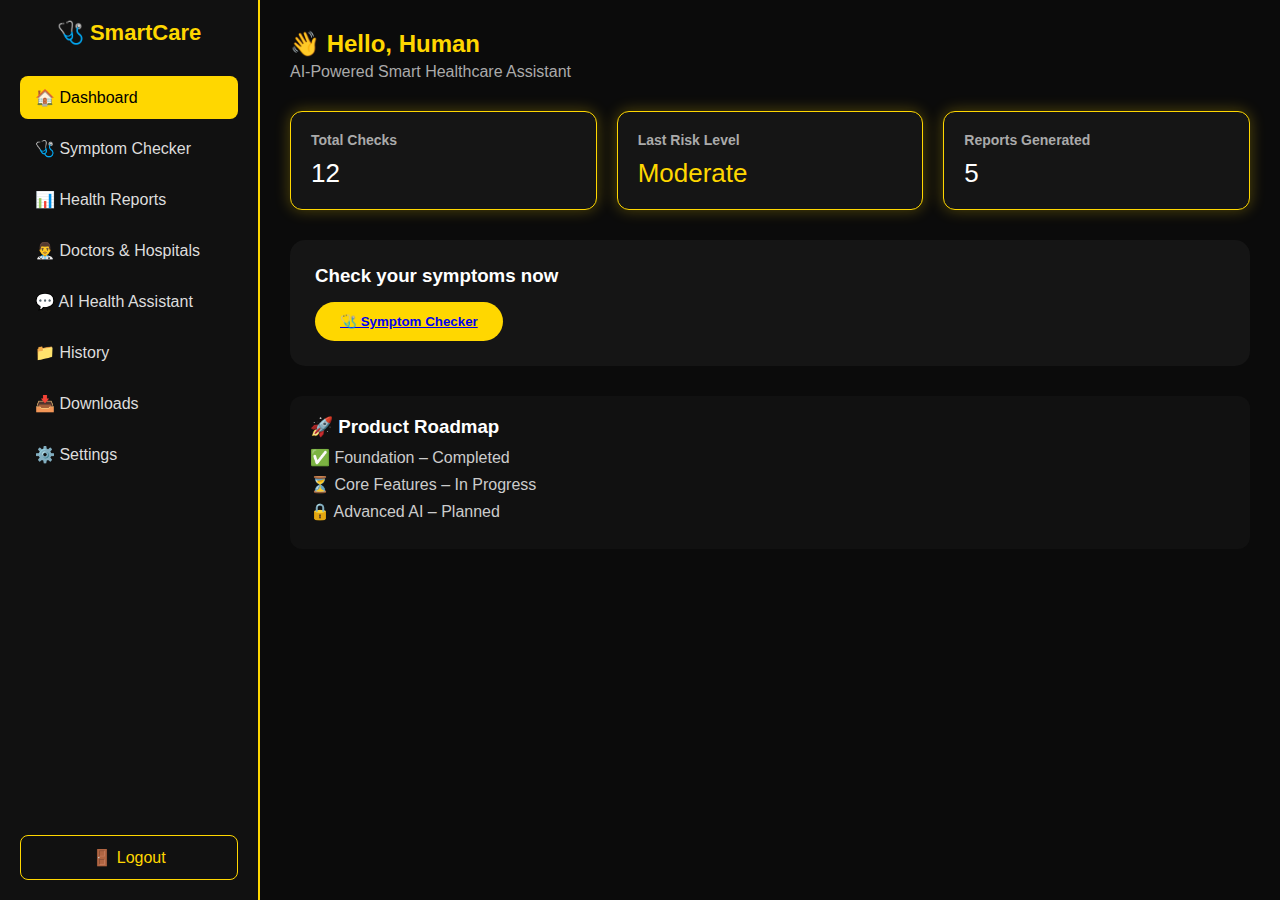
<file: ai-healthcare-app/frontend/index.html>
<!DOCTYPE html>
<html lang="en">
<head>
  <meta charset="UTF-8" />
  <meta name="viewport" content="width=device-width, initial-scale=1.0"/>
  <title>Healthcare Dashboard</title>
  <link rel="stylesheet" href="css/index.css" />
</head>
<body>

<div class="app">

  <!-- SIDEBAR -->
  <aside class="sidebar">
    <div class="logo">
      🩺 SmartCare
    </div>

    <nav>
      <a class="active" href="index.html">🏠 Dashboard</a>
      <a href="symptom-checker.html">🩺 Symptom Checker</a>
      <a href="reports.html">📊 Health Reports</a>
      <a href="doctors.html">👨‍⚕️ Doctors & Hospitals</a>
      <a href="chatbot.html">💬 AI Health Assistant</a>
      <a href="history.html">📁 History</a>
      <a href="download.html">📥 Downloads</a>
      <a href="settings.html">⚙️ Settings</a>
    </nav>

    <div class="logout">
      🚪 Logout
    </div>
  </aside>

  <!-- MAIN CONTENT -->
  <main class="main">
    <header class="header">
      <h2>👋 Hello, Human</h2>
      <p>AI-Powered Smart Healthcare Assistant</p>
    </header>

    <!-- QUICK STATS -->
    <section class="stats">
      <div class="card">
        <h3>Total Checks</h3>
        <p>12</p>
      </div>
      <div class="card">
        <h3>Last Risk Level</h3>
        <p class="moderate">Moderate</p>
      </div>
      <div class="card">
        <h3>Reports Generated</h3>
        <p>5</p>
      </div>
    </section>

    <!-- CTA -->
    <section class="cta">
      <h3>Check your symptoms now</h3>
      <button id="checkBtn"><a href="symptom-checker.html">🩺 Symptom Checker</a></button>
    </section>

    <!-- ROADMAP (Optional but impressive) -->
    <section class="roadmap">
      <h3>🚀 Product Roadmap</h3>
      <ul>
        <li>✅ Foundation – Completed</li>
        <li>⏳ Core Features – In Progress</li>
        <li>🔒 Advanced AI – Planned</li>
      </ul>
    </section>
  </main>

</div>
<script src="js/dashboard.js"></script>
</body>
</html>
</file>
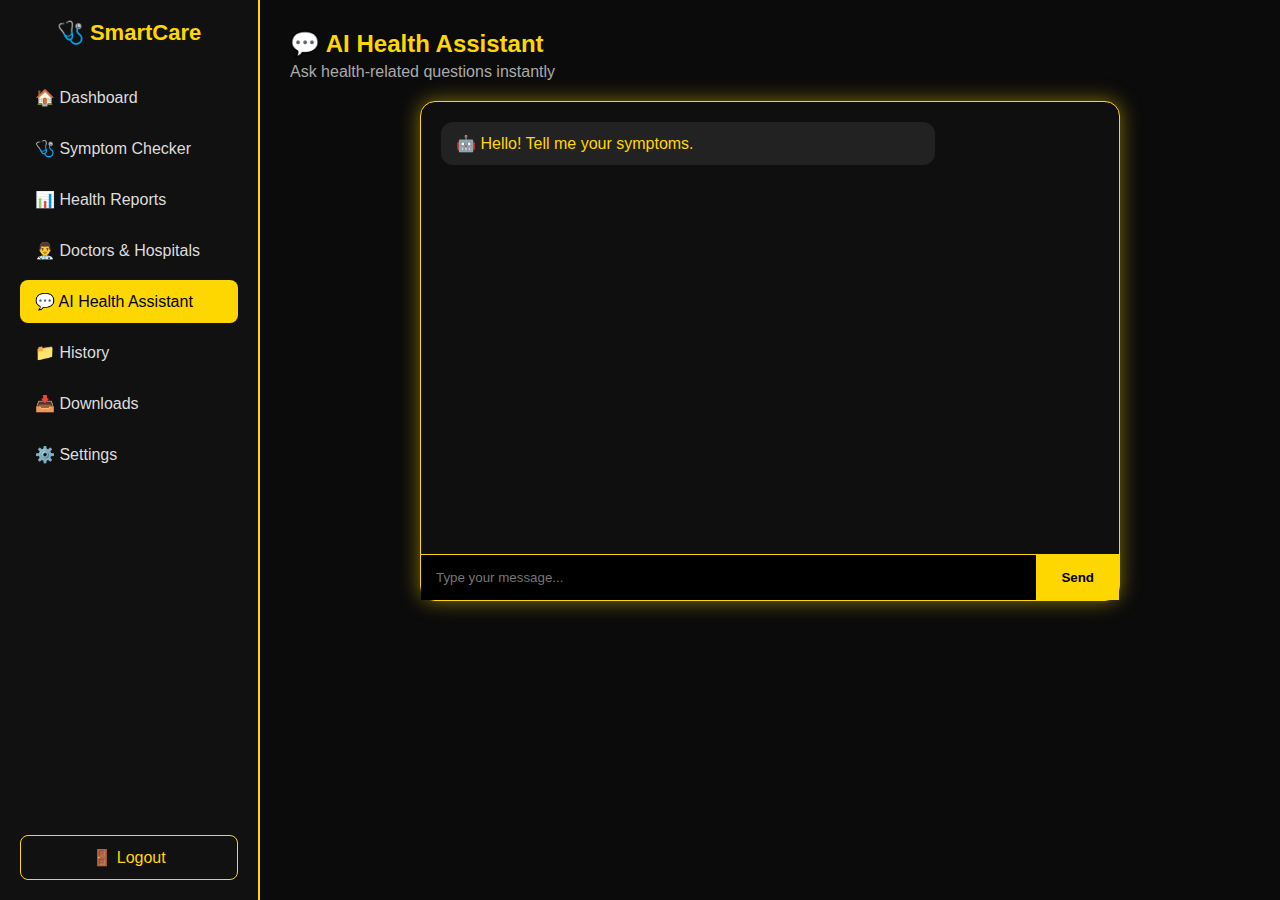
<file: ai-healthcare-app/frontend/chatbot.html>
<!DOCTYPE html>
<html lang="en">
<head>
  <meta charset="UTF-8" />
  <meta name="viewport" content="width=device-width, initial-scale=1.0"/>
  <title>AI Health Assistant</title>
  <link rel="stylesheet" href="css/index.css" />
  <link rel="stylesheet" href="css/chatbot.css" />
</head>
<body>

<div class="app">

  <!-- SIDEBAR -->
  <aside class="sidebar">
    <div class="logo">🩺 SmartCare</div>

    <nav>
      <a href="index.html">🏠 Dashboard</a>
      <a href="symptom-checker.html">🩺 Symptom Checker</a>
      <a href="reports.html">📊 Health Reports</a>
      <a href="doctors.html">👨‍⚕️ Doctors & Hospitals</a>
      <a class="active" href="chatbot.html">💬 AI Health Assistant</a>
      <a href="history.html">📁 History</a>
      <a href="download.html">📥 Downloads</a>
      <a href="settings.html">⚙️ Settings</a>
    </nav>

    <div class="logout">🚪 Logout</div>
  </aside>

  <!-- MAIN -->
  <main class="main">
    <header class="header">
      <h2>💬 AI Health Assistant</h2>
      <p>Ask health-related questions instantly</p>
    </header>

    <div class="chat-container">
      <div class="chat-box" id="chatBox">
        <div class="bot">🤖 Hello! Tell me your symptoms.</div>
      </div>

      <div class="chat-input">
        <input type="text" id="userInput" placeholder="Type your message..." />
        <button onclick="sendMessage()">Send</button>
      </div>
    </div>
  </main>

</div>

<script src="js/chatbot.js"></script>
</body>
</html>
</file>
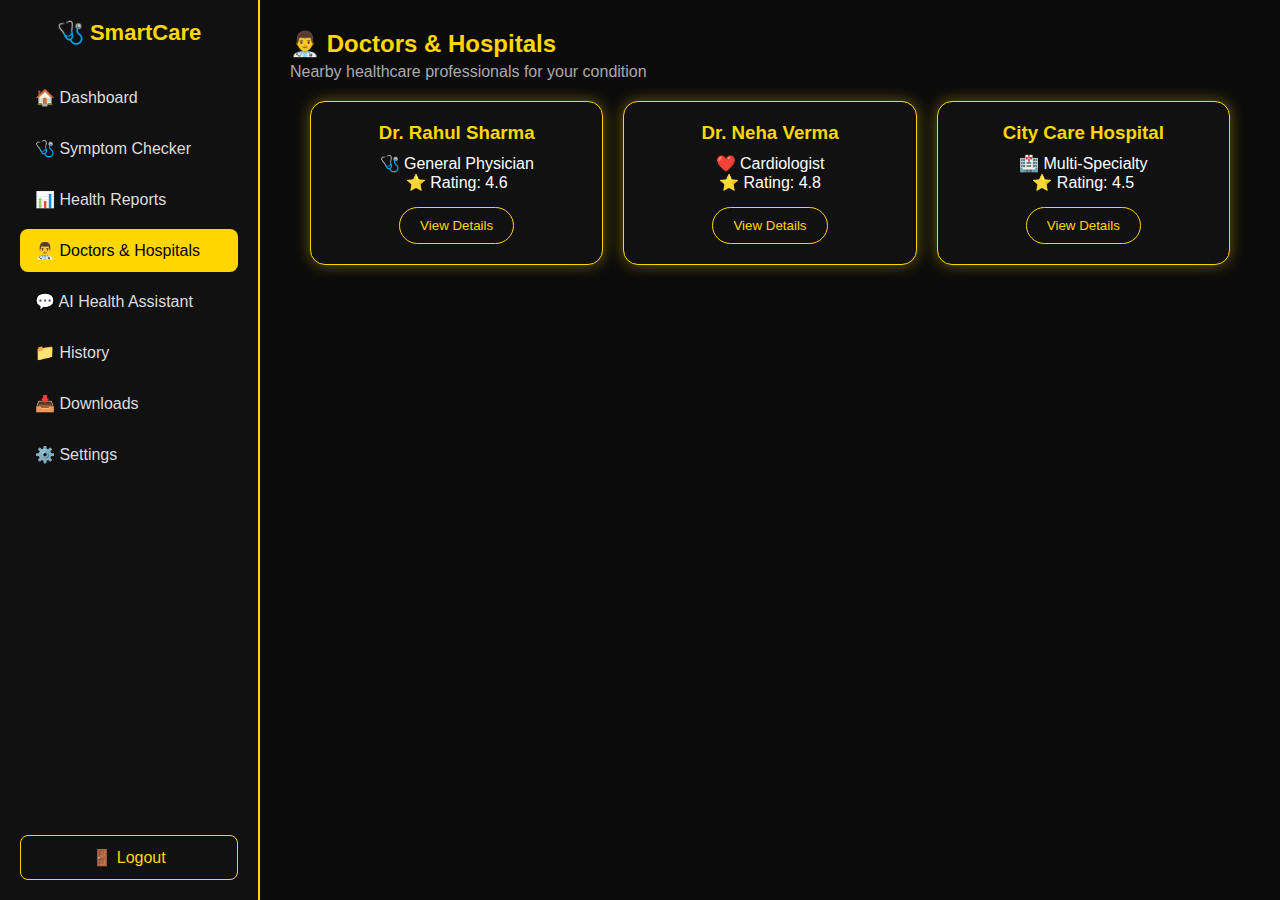
<file: ai-healthcare-app/frontend/doctors.html>
<!DOCTYPE html>
<html lang="en">
<head>
  <meta charset="UTF-8" />
  <meta name="viewport" content="width=device-width, initial-scale=1.0"/>
  <title>Doctors & Hospitals</title>
  <link rel="stylesheet" href="css/index.css" />
  <link rel="stylesheet" href="css/doctors.css" />
</head>
<body>

<div class="app">

  <!-- SIDEBAR -->
  <aside class="sidebar">
    <div class="logo">🩺 SmartCare</div>

    <nav>
      <a href="index.html">🏠 Dashboard</a>
      <a href="symptom-checker.html">🩺 Symptom Checker</a>
      <a href="reports.html">📊 Health Reports</a>
      <a class="active" href="doctors.html">👨‍⚕️ Doctors & Hospitals</a>
      <a href="chatbot.html">💬 AI Health Assistant</a>
      <a href="history.html">📁 History</a>
      <a href="download.html">📥 Downloads</a>
      <a href="settings.html">⚙️ Settings</a>
    </nav>

    <div class="logout">🚪 Logout</div>
  </aside>

  <!-- MAIN -->
  <main class="main">
    <header class="header">
      <h2>👨‍⚕️ Doctors & Hospitals</h2>
      <p>Nearby healthcare professionals for your condition</p>
    </header>

    <section class="doctor-grid">

      <div class="doctor-card">
        <h3>Dr. Rahul Sharma</h3>
        <p>🩺 General Physician</p>
        <p>⭐ Rating: 4.6</p>
        <button>View Details</button>
      </div>

      <div class="doctor-card">
        <h3>Dr. Neha Verma</h3>
        <p>❤️ Cardiologist</p>
        <p>⭐ Rating: 4.8</p>
        <button>View Details</button>
      </div>

      <div class="doctor-card">
        <h3>City Care Hospital</h3>
        <p>🏥 Multi-Specialty</p>
        <p>⭐ Rating: 4.5</p>
        <button>View Details</button>
      </div>

    </section>
  </main>



</div>
</body>
</html>
</file>
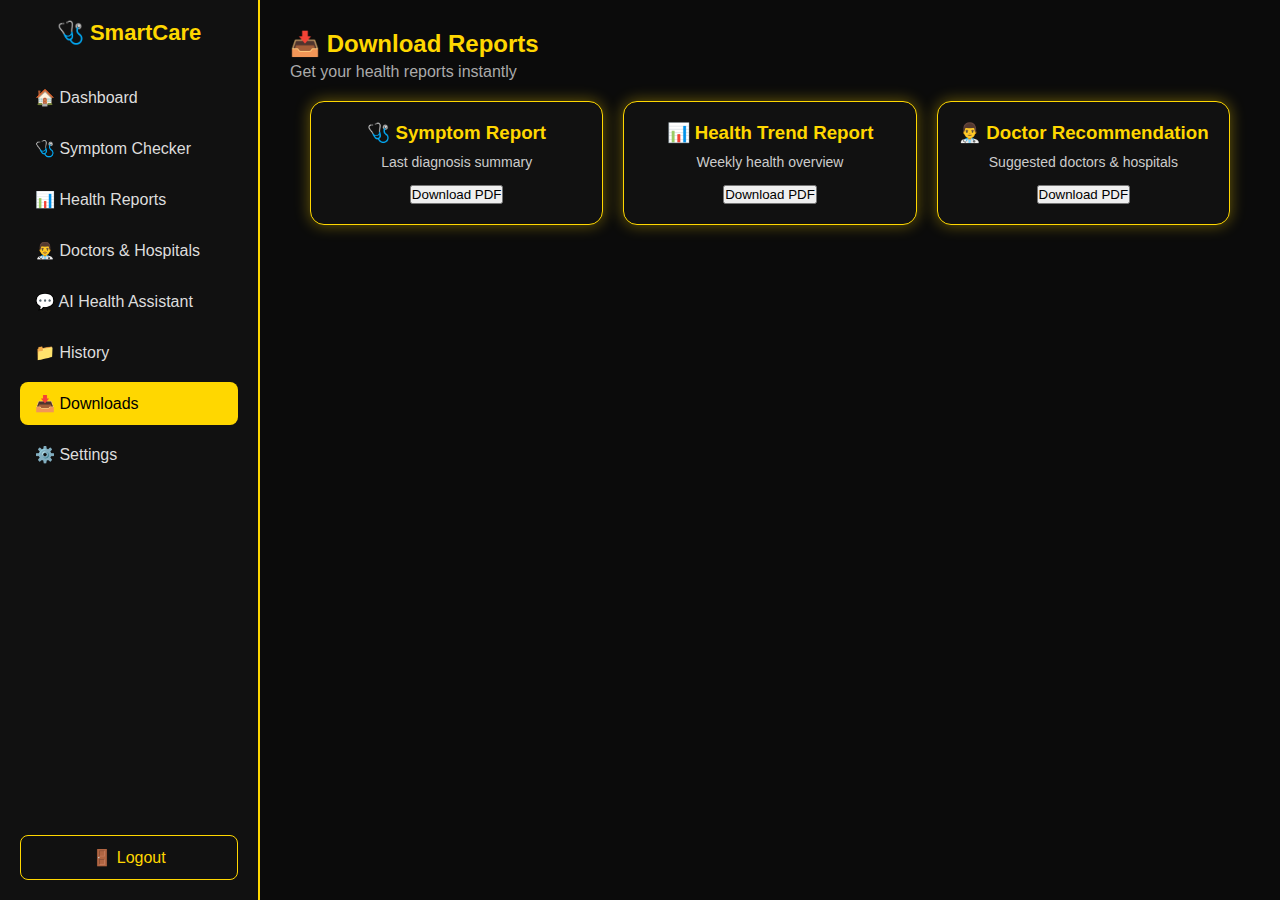
<file: ai-healthcare-app/frontend/download.html>
<!DOCTYPE html>
<html lang="en">
<head>
  <meta charset="UTF-8" />
  <meta name="viewport" content="width=device-width, initial-scale=1.0"/>
  <title>Downloads</title>
  <link rel="stylesheet" href="css/index.css" />
  <link rel="stylesheet" href="css/download.css" />
</head>
<body>

<div class="app">

  <!-- SIDEBAR -->
  <aside class="sidebar">
    <div class="logo">🩺 SmartCare</div>

    <nav>
      <a href="index.html">🏠 Dashboard</a>
      <a href="symptom-checker.html">🩺 Symptom Checker</a>
      <a href="reports.html">📊 Health Reports</a>
      <a href="doctors.html">👨‍⚕️ Doctors & Hospitals</a>
      <a href="chatbot.html">💬 AI Health Assistant</a>
      <a href="history.html">📁 History</a>
      <a class="active" href="download.html">📥 Downloads</a>
      <a href="settings.html">⚙️ Settings</a>
    </nav>

    <div class="logout">🚪 Logout</div>
  </aside>

  <!-- MAIN -->
  <main class="main">
    <header class="header">
      <h2>📥 Download Reports</h2>
      <p>Get your health reports instantly</p>
    </header>

    <div class="download-grid">
      <div class="download-card">
        <h3>🩺 Symptom Report</h3>
        <p>Last diagnosis summary</p>
        <button onclick="demoDownload()">Download PDF</button>
      </div>

      <div class="download-card">
        <h3>📊 Health Trend Report</h3>
        <p>Weekly health overview</p>
        <button onclick="demoDownload()">Download PDF</button>
      </div>

      <div class="download-card">
        <h3>👨‍⚕️ Doctor Recommendation</h3>
        <p>Suggested doctors & hospitals</p>
        <button onclick="demoDownload()">Download PDF</button>
      </div>
    </div>
  </main>

</div>

<script src="js/download.js"></script>
</body>
</html>
</file>
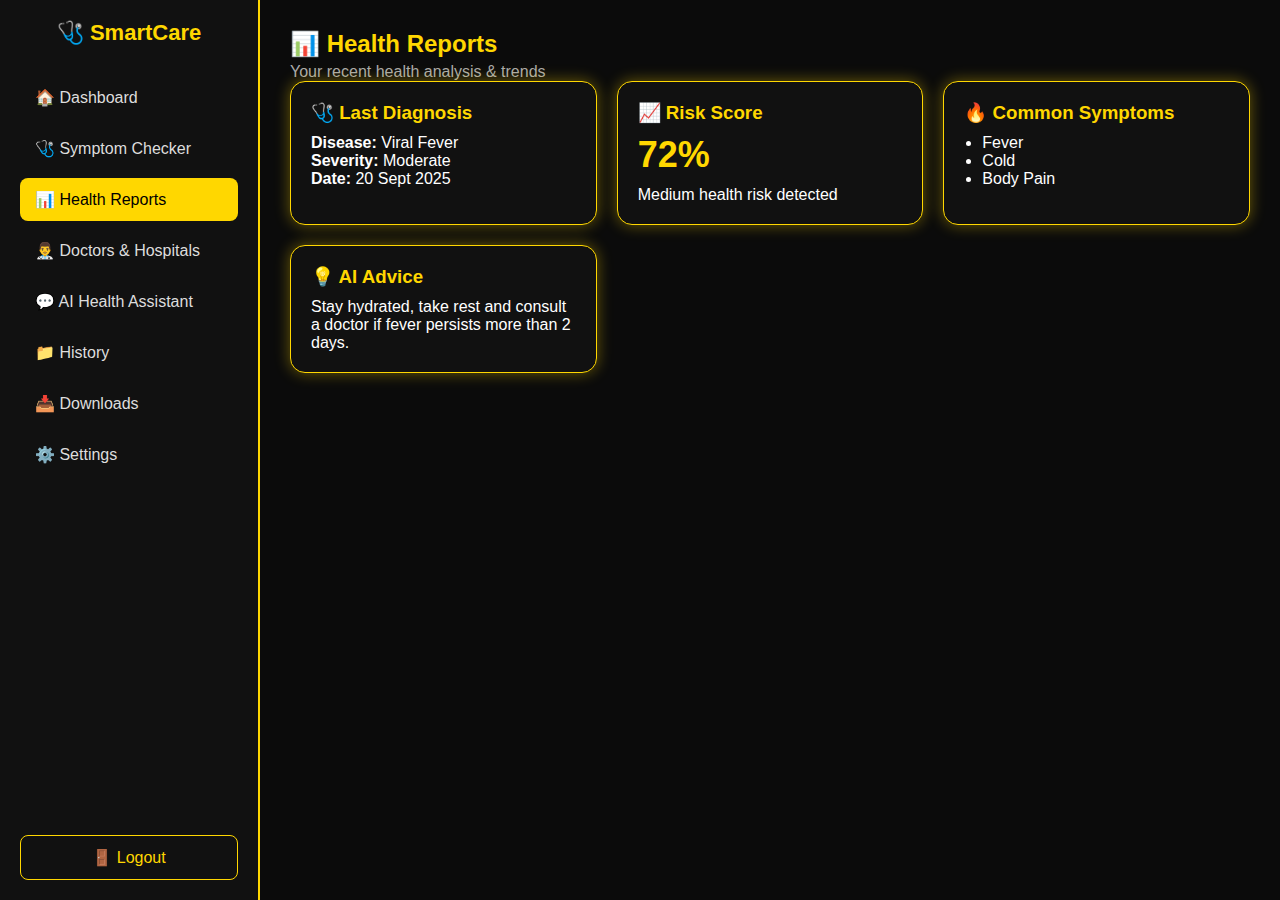
<file: ai-healthcare-app/frontend/reports.html>
<!DOCTYPE html>
<html lang="en">
<head>
  <meta charset="UTF-8" />
  <meta name="viewport" content="width=device-width, initial-scale=1.0"/>
  <title>Health Reports</title>

  <link rel="stylesheet" href="css/index.css" />
  <link rel="stylesheet" href="css/reports.css" />
</head>
<body>

<div class="app">

  <!-- SIDEBAR -->
  <aside class="sidebar">
    <div class="logo">🩺 SmartCare</div>

    <nav>
      <a href="index.html">🏠 Dashboard</a>
      <a href="symptom-checker.html">🩺 Symptom Checker</a>
      <a class="active" href="reports.html">📊 Health Reports</a>
      <a href="doctors.html">👨‍⚕️ Doctors & Hospitals</a>
      <a href="chatbot.html">💬 AI Health Assistant</a>
      <a href="history.html">📁 History</a>
      <a href="download.html">📥 Downloads</a>
      <a href="settings.html">⚙️ Settings</a>
    </nav>

    <div class="logout">🚪 Logout</div>
  </aside>

  <!-- MAIN CONTENT -->
  <main class="main">

    <header class="header">
      <h2>📊 Health Reports</h2>
      <p>Your recent health analysis & trends</p>
    </header>

    <!-- REPORT CARDS -->
    <div class="report-grid">

      <div class="report-card">
        <h3>🩺 Last Diagnosis</h3>
        <p><b>Disease:</b> Viral Fever</p>
        <p><b>Severity:</b> Moderate</p>
        <p><b>Date:</b> 20 Sept 2025</p>
      </div>

      <div class="report-card">
        <h3>📈 Risk Score</h3>
        <div class="score">72%</div>
        <p>Medium health risk detected</p>
      </div>

      <div class="report-card">
        <h3>🔥 Common Symptoms</h3>
        <ul>
          <li>Fever</li>
          <li>Cold</li>
          <li>Body Pain</li>
        </ul>
      </div>

      <div class="report-card">
        <h3>💡 AI Advice</h3>
        <p>Stay hydrated, take rest and consult a doctor if fever persists more than 2 days.</p>
      </div>

    </div>

  </main>

</div>

</body>
</html>
</file>
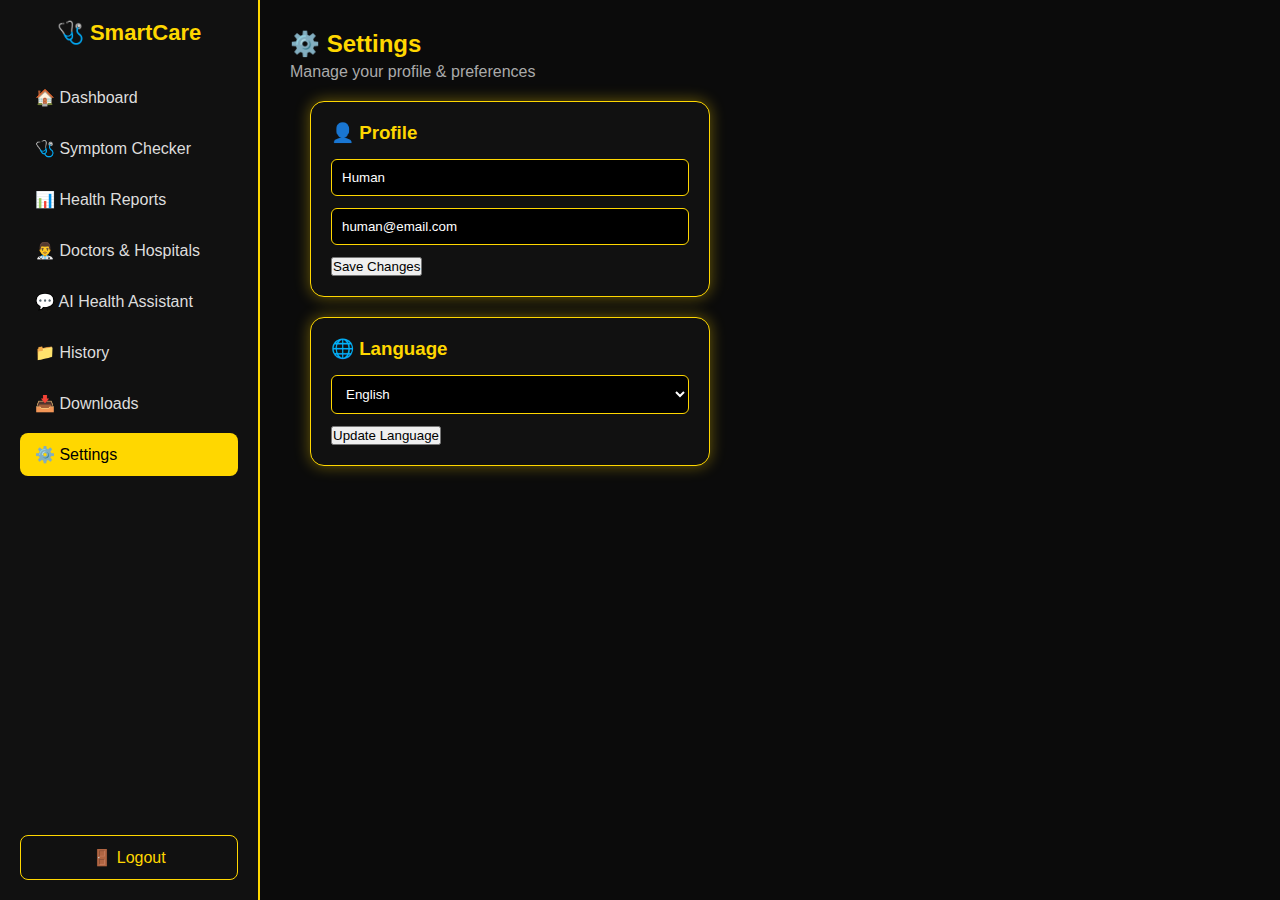
<file: ai-healthcare-app/frontend/settings.html>
<!DOCTYPE html>
<html lang="en">
<head>
  <meta charset="UTF-8" />
  <meta name="viewport" content="width=device-width, initial-scale=1.0"/>
  <title>Settings</title>
  <link rel="stylesheet" href="css/index.css" />
  <link rel="stylesheet" href="css/settings.css" />
</head>
<body>

<div class="app">

  <!-- SIDEBAR -->
  <aside class="sidebar">
    <div class="logo">🩺 SmartCare</div>

    <nav>
      <a href="index.html">🏠 Dashboard</a>
      <a href="symptom-checker.html">🩺 Symptom Checker</a>
      <a href="reports.html">📊 Health Reports</a>
      <a href="doctors.html">👨‍⚕️ Doctors & Hospitals</a>
      <a href="chatbot.html">💬 AI Health Assistant</a>
      <a href="history.html">📁 History</a>
      <a href="download.html">📥 Downloads</a>
      <a class="active" href="settings.html">⚙️ Settings</a>
    </nav>

    <div class="logout">🚪 Logout</div>
  </aside>

  <!-- MAIN -->
  <main class="main">
    <header class="header">
      <h2>⚙️ Settings</h2>
      <p>Manage your profile & preferences</p>
    </header>

    <div class="settings-card">
      <h3>👤 Profile</h3>
      <input type="text" placeholder="Name" value="Human">
      <input type="email" placeholder="Email" value="human@email.com">
      <button onclick="save()">Save Changes</button>
    </div>

    <div class="settings-card">
      <h3>🌐 Language</h3>
      <select>
        <option>English</option>
        <option>Hindi</option>
        <option>Regional</option>
      </select>
      <button onclick="save()">Update Language</button>
    </div>
  </main>

</div>

<script>
function save() {
  alert("Settings will be saved in final version.");
}
</script>

</body>
</html>
</file>
<file: ai-healthcare-app/frontend/css/index.css>
* {
  margin: 0;
  padding: 0;
  box-sizing: border-box;
  font-family: 'Segoe UI', sans-serif;
}

body {
  background: #0b0b0b;
  color: #fff;
}

.app {
  display: flex;
  height: 100vh;
}

/* SIDEBAR */
.sidebar {
  width: 260px;
  background: #111;
  border-right: 2px solid #FFD700;
  display: flex;
  flex-direction: column;
  padding: 20px;
}

.logo {
  font-size: 22px;
  font-weight: bold;
  color: #FFD700;
  margin-bottom: 30px;
  text-align: center;
}

.sidebar nav a {
  display: block;
  padding: 12px 15px;
  margin-bottom: 8px;
  color: #ddd;
  text-decoration: none;
  border-radius: 8px;
  transition: 0.3s;
}

.sidebar nav a:hover,
.sidebar nav a.active {
  background: #FFD700;
  color: #000;
}

.logout {
  margin-top: auto;
  padding: 12px;
  text-align: center;
  border: 1px solid #FFD700;
  border-radius: 8px;
  color: #FFD700;
  cursor: pointer;
  transition: 0.3s;
}

.logout:hover {
  background: #FFD700;
  color: #000;
}

/* MAIN */
.main {
  flex: 1;
  padding: 30px;
  overflow-y: auto;
}

.header h2 {
  color: #FFD700;
}

.header p {
  color: #aaa;
  margin-top: 5px;
}

/* STATS */
.stats {
  display: grid;
  grid-template-columns: repeat(auto-fit, minmax(200px, 1fr));
  gap: 20px;
  margin: 30px 0;
}

.card {
  background: #151515;
  padding: 20px;
  border-radius: 12px;
  border: 1px solid #FFD700;
  box-shadow: 0 0 15px rgba(255,215,0,0.3);
}

.card h3 {
  font-size: 14px;
  color: #aaa;
}

.card p {
  font-size: 26px;
  margin-top: 10px;
}

.moderate {
  color: #FFD700;
}

/* CTA */
.cta {
  background: #151515;
  padding: 25px;
  border-radius: 15px;
  margin-bottom: 30px;
}

.cta h3 {
  margin-bottom: 15px;
}

.cta button {
  padding: 12px 25px;
  border-radius: 25px;
  border: none;
  background: #FFD700;
  color: #000;
  font-weight: bold;
  cursor: pointer;
  transition: 0.3s;
}

.cta button:hover {
  box-shadow: 0 0 20px #FFD700;
  transform: scale(1.05);
}

/* ROADMAP */
.roadmap {
  background: #111;
  padding: 20px;
  border-radius: 12px;
}

.roadmap ul {
  list-style: none;
  margin-top: 10px;
}

.roadmap li {
  margin: 8px 0;
  color: #ccc;
}
</file>
<file: ai-healthcare-app/frontend/css/chatbot.css>
.chat-container {
  max-width: 700px;
  margin: 20px auto;
  background: #0f0f0f;
  border: 1px solid #FFD700;
  border-radius: 15px;
  box-shadow: 0 0 20px rgba(255,215,0,0.5);
  display: flex;
  flex-direction: column;
  height: 500px;
}

.chat-box {
  flex: 1;
  padding: 20px;
  overflow-y: auto;
}

.bot, .user {
  margin-bottom: 15px;
  padding: 12px 15px;
  border-radius: 12px;
  max-width: 75%;
}

.bot {
  background: #222;
  color: #FFD700;
}

.user {
  background: #FFD700;
  color: #111;
  margin-left: auto;
}

.chat-input {
  display: flex;
  border-top: 1px solid #FFD700;
}

.chat-input input {
  flex: 1;
  padding: 15px;
  border: none;
  outline: none;
  background: #000;
  color: #fff;
}

.chat-input button {
  padding: 0 25px;
  border: none;
  background: #FFD700;
  font-weight: bold;
  cursor: pointer;
}
</file>
<file: ai-healthcare-app/frontend/css/doctors.css>
.doctor-grid {
  display: grid;
  grid-template-columns: repeat(auto-fit, minmax(240px, 1fr));
  gap: 20px;
  padding: 20px;
}

.doctor-card {
  background: #111;
  border: 1px solid #FFD700;
  border-radius: 15px;
  padding: 20px;
  color: #fff;
  text-align: center;
  box-shadow: 0 0 15px rgba(255,215,0,0.4);
  transition: 0.3s;
}

.doctor-card:hover {
  transform: translateY(-5px);
  box-shadow: 0 0 25px rgba(255,215,0,0.7);
}

.doctor-card h3 {
  color: #FFD700;
  margin-bottom: 10px;
}

.doctor-card button {
  margin-top: 15px;
  padding: 10px 20px;
  border-radius: 20px;
  border: 1px solid #FFD700;
  background: transparent;
  color: #FFD700;
  cursor: pointer;
}

.doctor-card button:hover {
  background: #FFD700;
  color: #111;
}
</file>
<file: ai-healthcare-app/frontend/css/download.css>
.download-grid {
  display: grid;
  grid-template-columns: repeat(auto-fill, minmax(260px, 1fr));
  gap: 20px;
  padding: 20px;
}

.download-card {
  background: #111;
  border: 1px solid #FFD700;
  border-radius: 14px;
  padding: 20px;
  color: #fff;
  box-shadow: 0 0 15px rgba(255,215,0,0.4);
  text-align: center;
  transition: transform 0.3s;
}

.download-card:hover {
  transform: translateY(-6px);
}

.download-card h3 {
  color: #FFD700;
  margin-bottom: 10px;
}

.download-card p {
  font-size: 14px;
  color: #ccc;
  margin-bottom: 15px;
}
</file>
<file: ai-healthcare-app/frontend/css/reports.css>
.report-grid {
  display: grid;
  grid-template-columns: repeat(auto-fit, minmax(250px, 1fr));
  gap: 20px;
}

.report-card {
  background: #111;
  padding: 20px;
  border-radius: 15px;
  border: 1px solid #FFD700;
  box-shadow: 0 0 15px rgba(255,215,0,0.4);
  color: #fff;
}

.report-card h3 {
  color: #FFD700;
  margin-bottom: 10px;
}

.report-card ul {
  padding-left: 18px;
}

.score {
  font-size: 36px;
  font-weight: bold;
  color: #FFD700;
  margin: 10px 0;
}
</file>
<file: ai-healthcare-app/frontend/css/settings.css>
.settings-card {
  background: #111;
  border: 1px solid #FFD700;
  border-radius: 14px;
  padding: 20px;
  margin: 20px;
  color: #fff;
  box-shadow: 0 0 15px rgba(255,215,0,0.4);
  max-width: 400px;
}

.settings-card h3 {
  color: #FFD700;
  margin-bottom: 15px;
}

.settings-card input,
.settings-card select {
  width: 100%;
  padding: 10px;
  margin-bottom: 12px;
  background: black;
  border: 1px solid #FFD700;
  color: #fff;
  border-radius: 6px;
}
</file>
